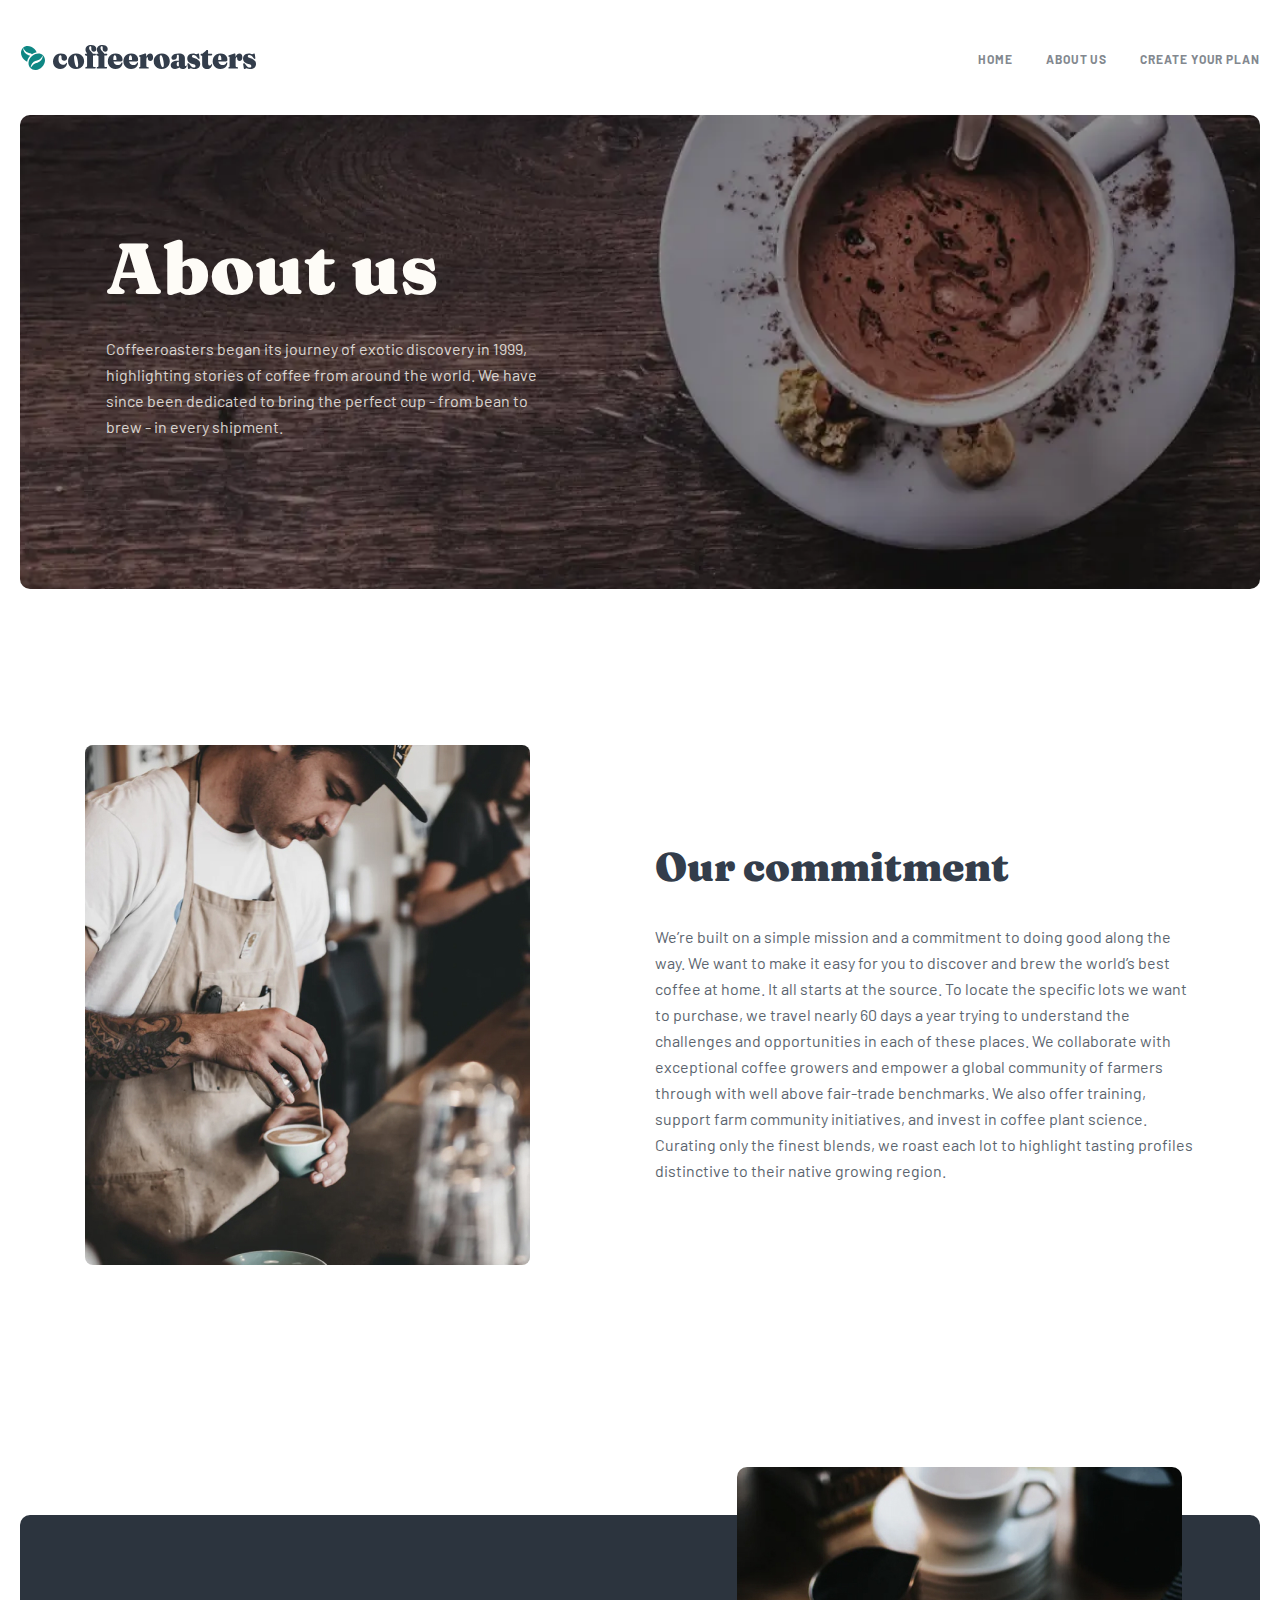
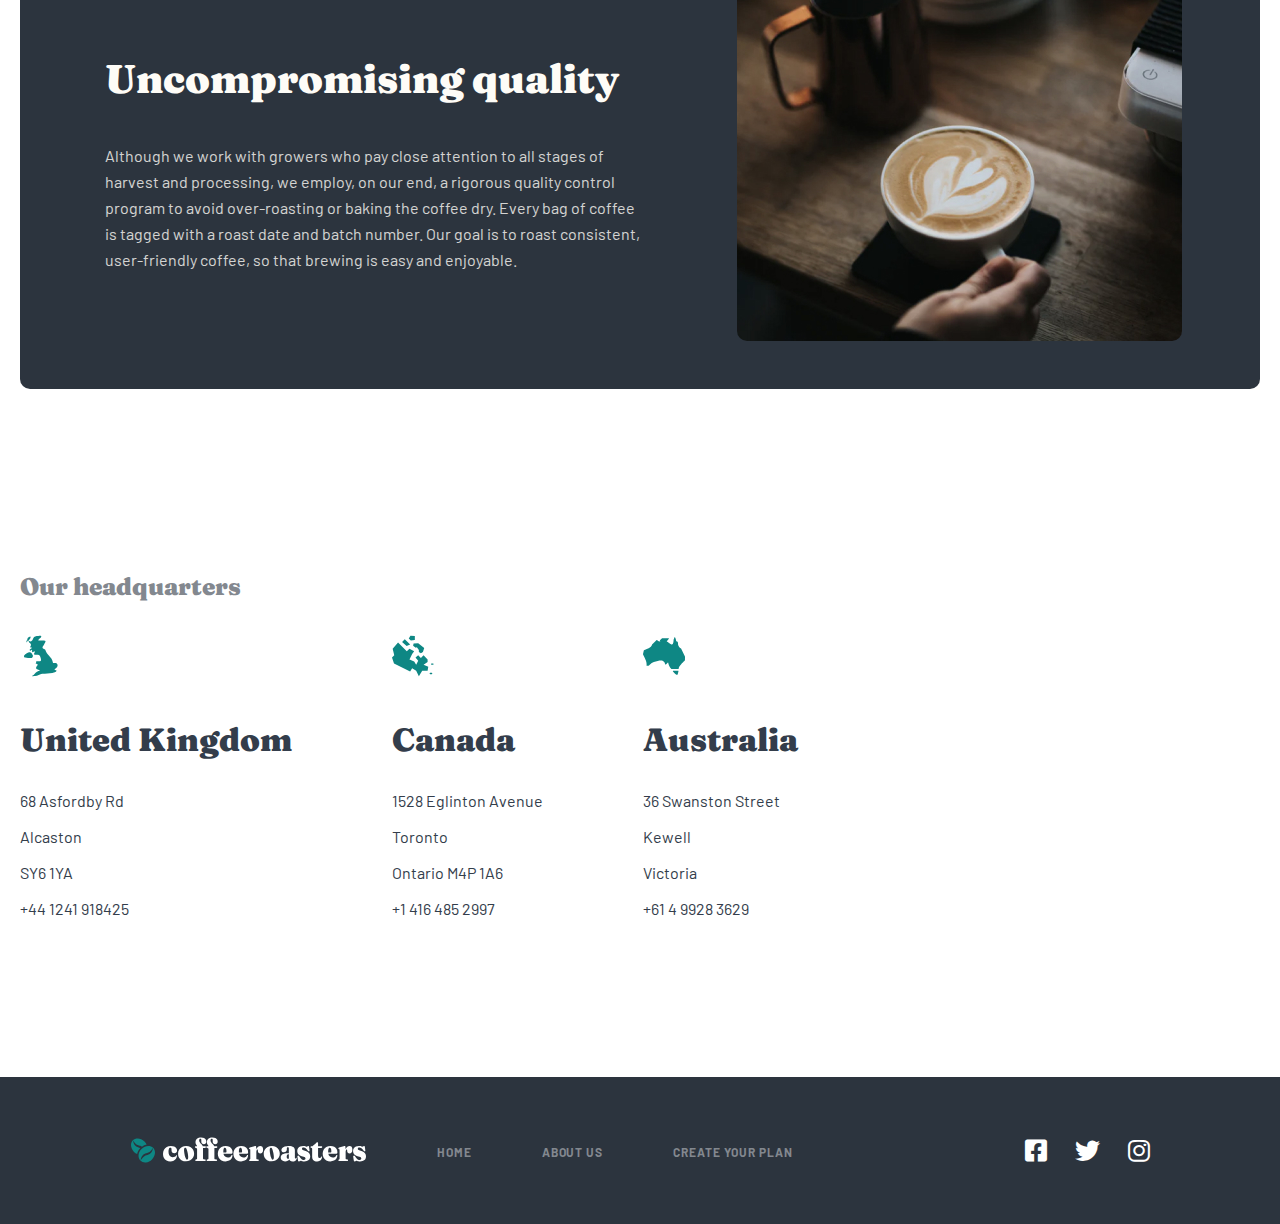
<file: about.html>
<!DOCTYPE html>
<html lang="en">

<head>
    <meta charset="UTF-8">
    <meta http-equiv="X-UA-Compatible" content="IE=edge">
    <meta name="viewport" content="width=device-width, initial-scale=1.0">
    <title>About page</title>
    <link rel="stylesheet" href="./main/icon/all.min.css">
    <link rel="stylesheet" href="./main/icon/fontawesome.min.css">
    <link rel="stylesheet" href="./css/main.css">
    <link rel="stylesheet" href="./css/about.css">
</head>

<body>

    <h1 class="visually-hidden">Site header</h1>
    <!-- Getting started -->

    <div class="site-header">
        <div class="container">
            <div class="header__inner">
                <a href="#">
                    <img class="site__logo" src="./images/logo.svg" alt="Logo">
                </a>
                <!-- Logo -->

                <nav class="navbar">
                    <ul class="nav__list">
                        <li class="nav__item">
                            <a class="nav__link" href="./index.html">HOME</a>
                        </li>
                        <li class="nav__item">
                            <a class="nav__link nav__link--active" href="#">ABOUT US</a>
                        </li>
                        <li class="nav__item">
                            <a class="nav__link" href="./create-plan.html">CREATE YOUR PLAN</a>
                        </li>
                    </ul>
                </nav>
                <!-- Mobile menu button -->
                <button class="header__mode-btn">
                    <img src="./images/header-menu__btn.svg" alt="Header menu button">
                </button>
            </div>
        </div>
    </div>

    <!-- Hero section -->
    <section class="hero">
        <div class="container">
            <div class="hero__inner">
                <div class="hero__content">
                    <h1>About us</h1>
                    <div class="hero__text">
                        <p>Coffeeroasters began its journey of exotic discovery in 1999, highlighting stories of coffee
                            from around the world. We have since been dedicated to bring the perfect cup - from bean to
                            brew - in every shipment.</p>
                    </div>
                </div>
            </div>
        </div>
    </section>

    <!-- Hero section -->

    <!-- Our commitment -->
    <section class="commitment">
        <div class="container">
            <div class="commitment__inner">
                <div class="commitment__pic">
                    <picture>
                        <source type="image/webp" src="./images/commitment-pic.webp">

                        <!-- JPG -->
                        <img src="./images/commitment-pic.jpg" alt="Commitment pic">
                    </picture>
                </div>
                <div class="commitment__content">
                    <h2>Our commitment</h2>
                    <p>We’re built on a simple mission and a commitment to doing good along the way. We want to make it
                        easy
                        for you to discover and brew the world’s best coffee at home. It all starts at the source. To
                        locate
                        the specific lots we want to purchase, we travel nearly 60 days a year trying to understand the
                        challenges and opportunities in each of these places. We collaborate with exceptional coffee
                        growers
                        and empower a global community of farmers through with well above fair-trade benchmarks. We also
                        offer training, support farm community initiatives, and invest in coffee plant science. Curating
                        only the finest blends, we roast each lot to highlight tasting profiles distinctive to their
                        native
                        growing region.</p>
                </div>
            </div>
        </div>
    </section>

    <!-- Our commitment -->

    <!-- Quality -->
    <section class="quality">
        <div class="container">
            <div class="quality__inner">
                <div class="quality__content">
                    <h3>Uncompromising quality</h3>
                    <p>Although we work with growers who pay close attention to all stages of harvest and processing, we
                        employ, on our end, a rigorous quality control program to avoid over-roasting or baking the
                        coffee dry. Every bag of coffee is tagged with a roast date and batch number. Our goal is to
                        roast consistent, user-friendly coffee, so that brewing is easy and enjoyable.</p>
                </div>
                <div class="quality__pic">
                    <picture>
                        <source type="image/webp" src="./images/quality-bg.webp" />

                        <!-- JPG -->
                        <img src="./images/quality-bg.jpg" alt="Quality pic">
                    </picture>
                </div>
            </div>
        </div>
    </section>

    <!-- Quality -->

    <!-- Headquarters -->
    <section class="headquarter">
        <div class="container">
            <h4>Our headquarters</h4>
            <div class="headquarter__inner">
                <div class="headquarter__box headquarter__box--1">
                    <strong>United Kingdom</strong>
                    <ul class="headquarter__list">
                        <li>68 Asfordby Rd</li>
                        <li>Alcaston</li>
                        <li>SY6 1YA</li>
                        <li>+44 1241 918425</li>
                    </ul>
                </div>

                <div class="headquarter__box headquarter__box--2">
                    <strong>Canada</strong>
                    <ul class="headquarter__list">
                        <li>1528 Eglinton Avenue</li>
                        <li>Toronto</li>
                        <li>Ontario M4P 1A6</li>
                        <li>+1 416 485 2997</li>
                    </ul>
                </div>

                <div class="headquarter__box headquarter__box--3">
                    <strong>Australia</strong>
                    <ul class="headquarter__list">
                        <li>36 Swanston Street</li>
                        <li>Kewell</li>
                        <li>Victoria</li>
                        <li>+61 4 9928 3629</li>
                    </ul>
                </div>

            </div>
        </div>
    </section>

    <!-- Headquarters -->

    <!-- Footer -->
    <footer class="footer">
        <div class="footer__inner">
            <div class="footer__main">
                <div class="footer__logo">
                    <a href="#">
                        <img src="./images/footer-logo.svg" alt="Footer logo">
                    </a>
                </div>
                <ul class="footer__list">
                    <li>
                        <a href="./index.html">HOME</a>
                    </li>
                    <li>
                        <a href="./about.html">ABOUT US</a>
                    </li>
                    <li>
                        <a href="./create-plan.html">CREATE YOUR PLAN</a>
                    </li>
                </ul>
            </div>

            <div class="footer__icons">
                <ul>
                    <li>
                        <a class="fa-brands fa-facebook-square" href="https://facebook.com"></a>
                    </li>
                    <li>
                        <a class="fa-brands fa-twitter" href="https://twitter.com"></a>
                    </li>
                    <li>
                        <a class="fa-brands fa-instagram" href="https://instagram.com"></a>
                    </li>
                </ul>
            </div>


        </div>
    </footer>

    <!-- Footer -->


</body>

</html>
</file>
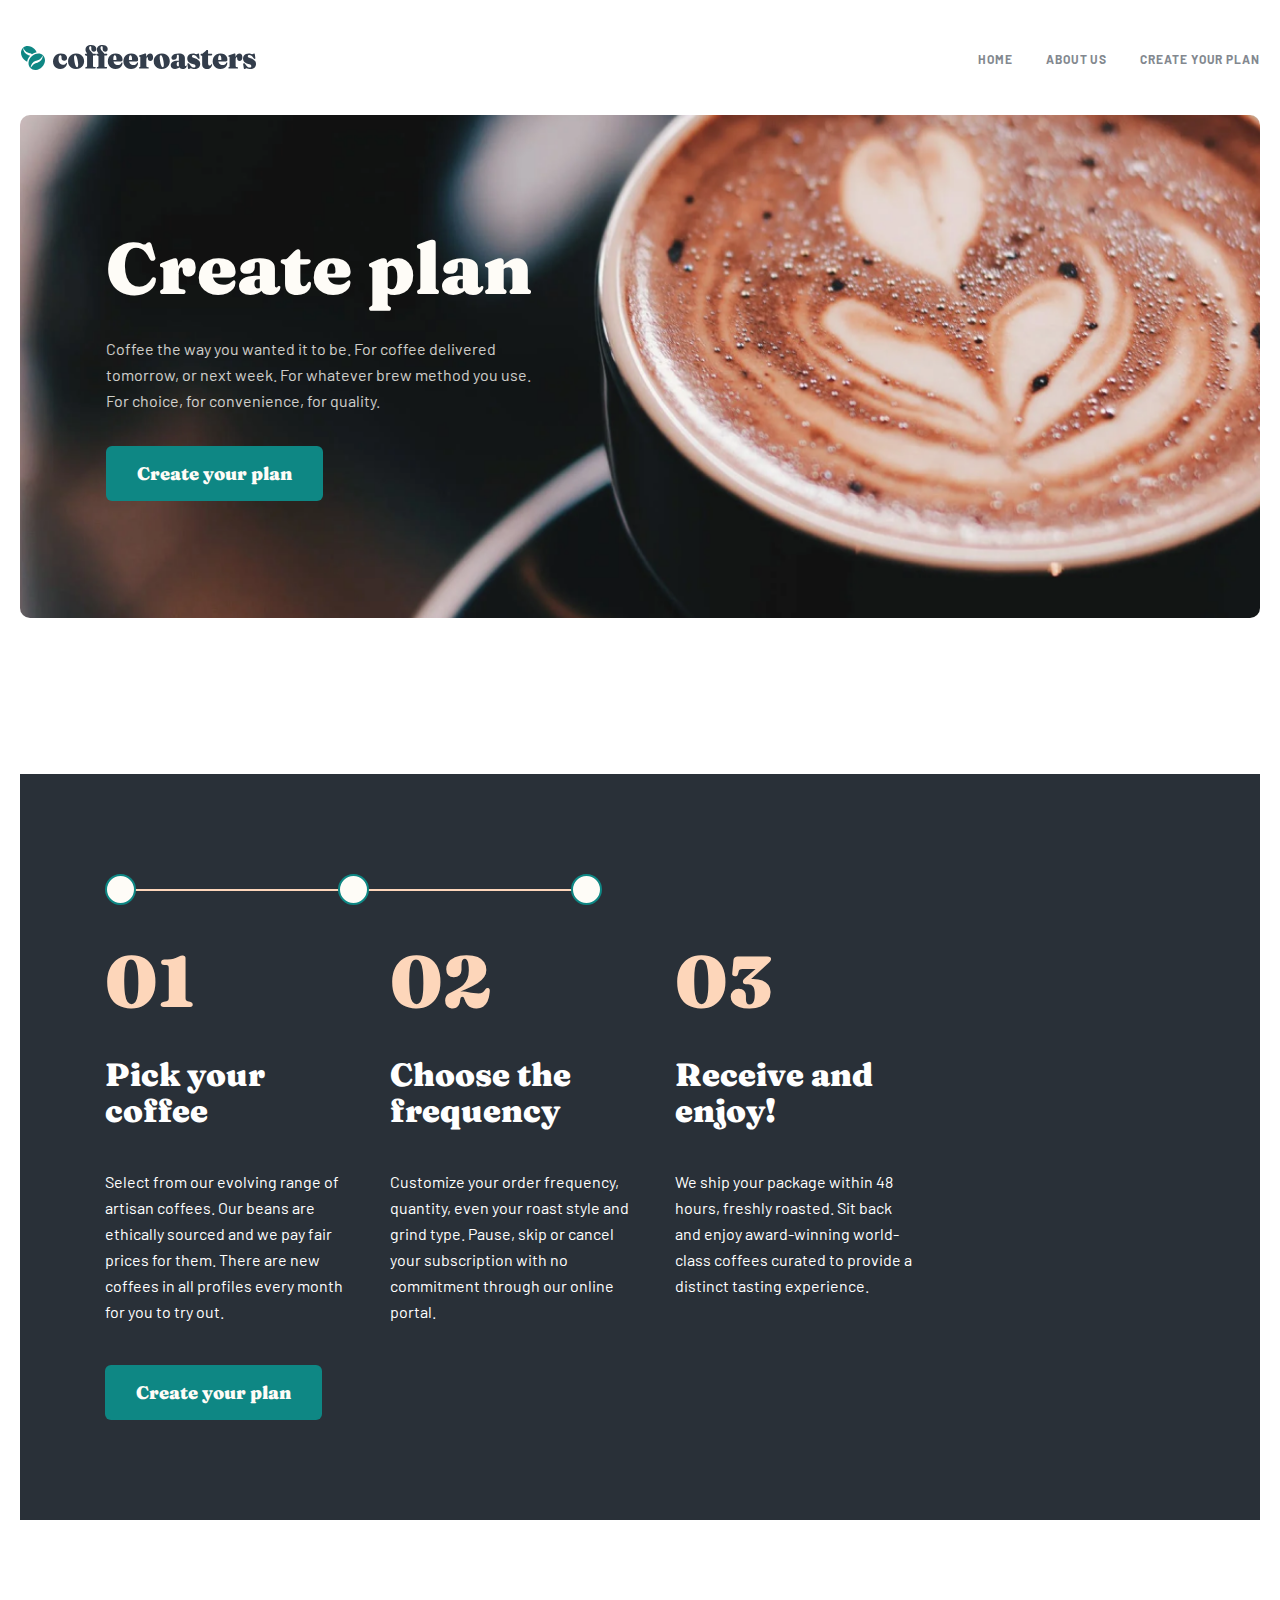
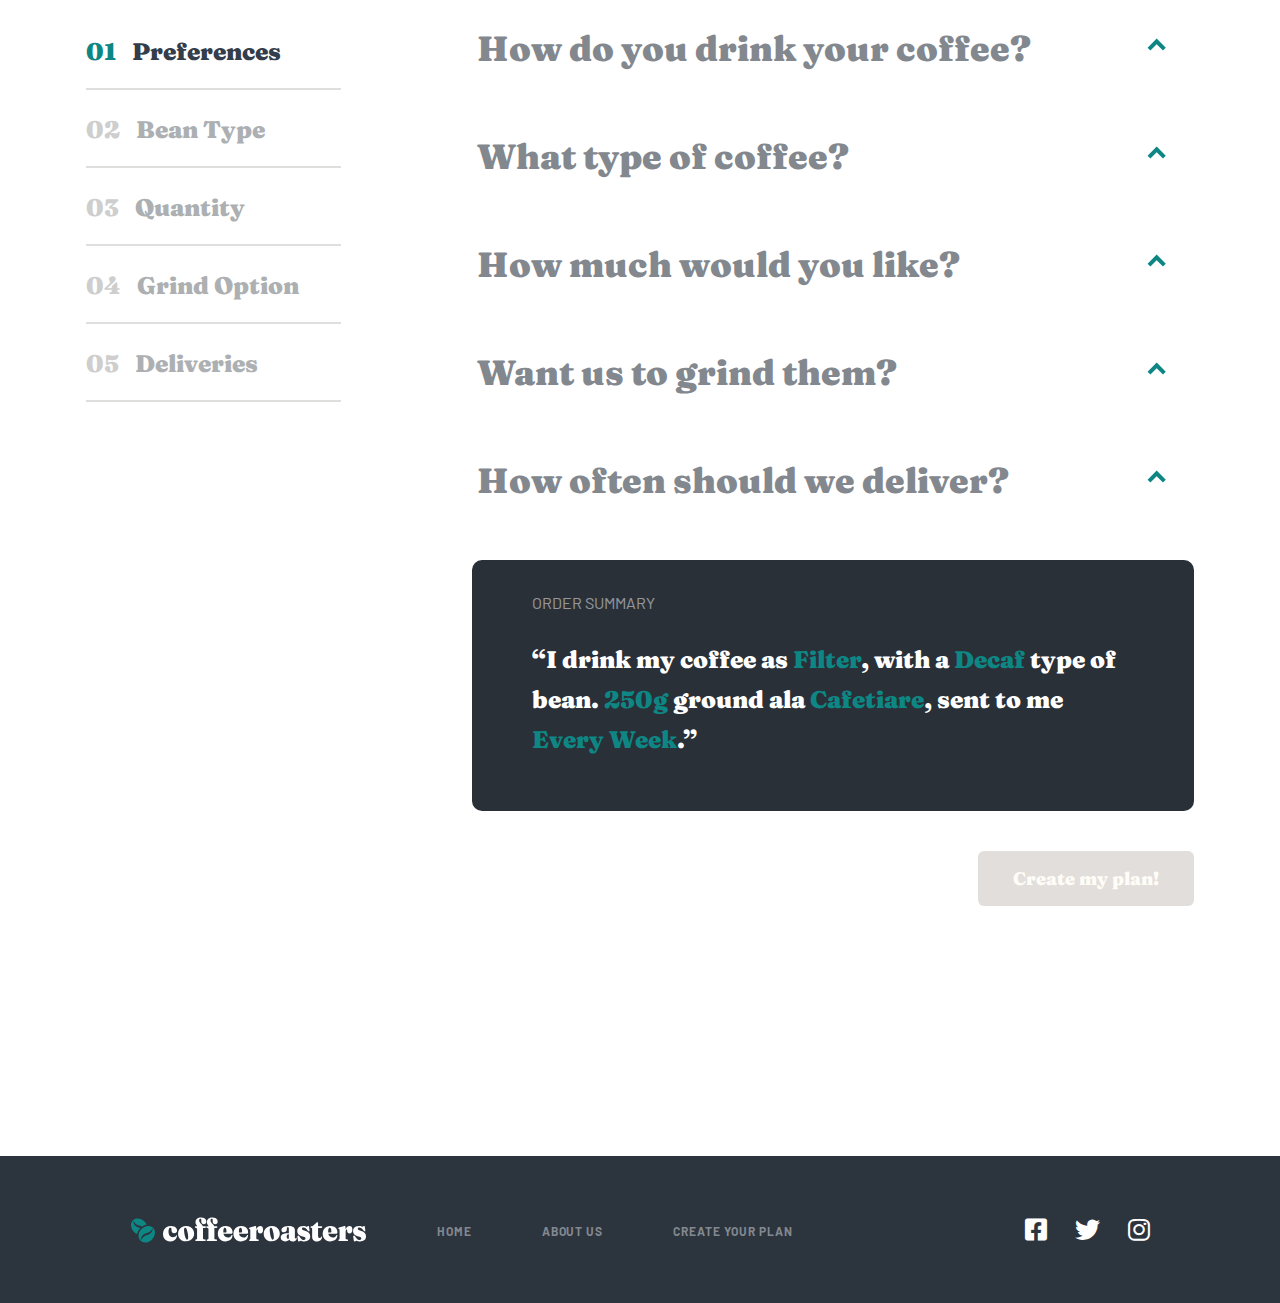
<file: create-plan.html>
<!DOCTYPE html>
<html lang="en">

<head>
    <meta charset="UTF-8">
    <meta http-equiv="X-UA-Compatible" content="IE=edge">
    <meta name="viewport" content="width=device-width, initial-scale=1.0">
    <title>Create plan</title>
    <link rel="stylesheet" href="./main/icon/all.min.css">
    <link rel="stylesheet" href="./main/icon/fontawesome.min.css">
    <link rel="stylesheet" href="./css/main.css">
    <link rel="stylesheet" href="./css/create-plan.css">
</head>

<body>

    <h1 class="visually-hidden">Site header</h1>
    <!-- Getting started -->

    <div class="site-header">
        <div class="container">
            <div class="header__inner">
                <a href="./index.html">
                    <img class="site__logo" src="./images/logo.svg" alt="Logo">
                </a>
                <!-- Logo -->

                <nav class="navbar">
                    <ul class="nav__list">
                        <li class="nav__item">
                            <a class="nav__link" href="./index.html">HOME</a>
                        </li>
                        <li class="nav__item">
                            <a class="nav__link" href="./about.html">ABOUT US</a>
                        </li>
                        <li class="nav__item">
                            <a class="nav__link" href="#">CREATE YOUR PLAN</a>
                        </li>
                    </ul>
                </nav>
                <!-- Mobile menu button -->
                <button class="header__mode-btn">
                    <img src="./images/header-menu__btn.svg" alt="Header menu button">
                </button>
            </div>
        </div>
    </div>

    <!-- Hero section -->
    <section class="hero">
        <div class="container">
            <div class="hero__inner">
                <div class="hero__content">
                    <h1>Create plan</h1>
                    <div class="hero__text">
                        <p>Coffee the way you wanted it to be. For coffee delivered tomorrow, or next week. For whatever
                            brew method you use. For choice, for convenience, for quality.</p>
                    </div>
                    <a href="https://github.com/akbarahmadjonov?tab=repositories">Create your plan</a>
                </div>
            </div>
        </div>
    </section>
    <!-- Hero section -->

    <section class="how-work">
        <div class="container">
            <div class="how-work__bg">
                <div class="how-work__title">
                    <img class="how-work__range" src="./images/range-bg.svg" alt="Range background">
                </div>

                <div class="how-work__wrapper">
                    <div class="how-work__box">
                        <ul class="how-work__list">
                            <li class="how-work__item1">01</li>
                            <li class="how-work__item2">Pick your coffee</li>
                            <li class="how-work__item3">Select from our evolving range of artisan coffees. Our beans are
                                ethically sourced and we
                                pay fair prices for them. There are new coffees in all profiles every month for you to
                                try
                                out.</li>
                        </ul>


                        <ul class="how-work__list">
                            <li class="how-work__item1">02</li>
                            <li class="how-work__item2">Choose the frequency</li>
                            <li class="how-work__item3">Customize your order frequency, quantity, even your roast style
                                and
                                grind type. Pause, skip
                                or cancel your subscription with no commitment through our online portal.</li>
                        </ul>

                        <ul class="how-work__list">
                            <li class="how-work__item1">03</li>
                            <li class="how-work__item2">Receive and enjoy!</li>
                            <li class="how-work__item3">We ship your package within 48 hours, freshly roasted. Sit back
                                and
                                enjoy award-winning
                                world-class coffees curated to provide a distinct tasting experience.</li>
                        </ul>

                    </div>
                </div>
                <div class="how-work__button">
                    <a href="#">Create your plan</a>
                </div>
            </div>
        </div>
    </section>

    <!-- Coffee section -->
    <div class="coffee-header">
        <div class="container">
            <div class="coffee__wrap">
                <div class="coffee-left__list">
                    <ul>
                        <span class="coffee-items-active-1">01</span>
                        <li class="coffee-items-active">Preferences</li>
                    </ul>
                    <ul>
                        <span>02</span>
                        <li>Bean Type</li>
                    </ul>
                    <ul>
                        <span>03</span>
                        <li>Quantity</li>
                    </ul>
                    <ul>
                        <span>04</span>
                        <li>Grind Option</li>
                    </ul>
                    <ul>
                        <span>05</span>
                        <li>Deliveries</li>
                    </ul>
                </div>
                <div class="coffee-all__wrapper">
                    <div class="coffee-right__header">
                        <div class="coffee-right__title">
                            <h1 class="coffee__btn">How do you drink your coffee?</h1>
                            <span></span>
                        </div>
                        <div class="coffee__jumper">
                            <div class="coffee-right__list">
                                <div class="coffee-right__box">
                                    <ul>
                                        <li>Capsule</li>
                                        <li>Compatible with Nespresso systems and similar brewers</li>
                                    </ul>
                                </div>
                                <div class="coffee-right__box">
                                    <ul>
                                        <li>Filter</li>
                                        <li>For pour over or drip methods like Aeropress, Chemex, and V60</li>
                                    </ul>
                                </div>
                                <div class="coffee-right__box">
                                    <ul>
                                        <li>Espresso</li>
                                        <li>Dense and finely ground beans for an intense, flavorful experience</li>
                                    </ul>
                                </div>
                            </div>
                        </div>
                    </div>

                    <!-- Second box -->
                    <div class="coffee-right__header">
                        <div class="coffee-right__title">
                            <h1 class="coffee__btn2">What type of coffee?</h1>
                            <span></span>
                        </div>
                        <div class="coffee__jumper2">
                            <div class="coffee-right__list">
                                <div class="coffee-right__box">
                                    <ul>
                                        <li>Single Origin</li>
                                        <li>Distinct, high quality coffee from a specific family-owned farm</li>
                                    </ul>
                                </div>
                                <div class="coffee-right__box">
                                    <ul>
                                        <li>Decaf</li>
                                        <li>Just like regular coffee, except the caffeine has been removed</li>
                                    </ul>
                                </div>
                                <div class="coffee-right__box">
                                    <ul>
                                        <li>Blended</li>
                                        <li>Combination of two or three dark roasted beans of organic coffees</li>
                                    </ul>
                                </div>
                            </div>
                        </div>
                    </div>

                    <!-- Third box -->
                    <div class="coffee-right__header">
                        <div class="coffee-right__title">
                            <h1 class="coffee__btn3">How much would you like?</h1>
                            <span></span>
                        </div>
                        <div class="coffee__jumper3">
                            <div class="coffee-right__list">
                                <div class="coffee-right__box">
                                    <ul>
                                        <li>250g</li>
                                        <li>Perfect for the solo drinker. Yields about 12 delicious cups.</li>
                                    </ul>
                                </div>
                                <div class="coffee-right__box">
                                    <ul>
                                        <li>500g</li>
                                        <li>Perfect option for a couple. Yields about 40 delectable cups.</li>
                                    </ul>
                                </div>
                                <div class="coffee-right__box">
                                    <ul>
                                        <li>1000g</li>
                                        <li>Perfect for offices and events. Yields about 90 delightful cups.</li>
                                    </ul>
                                </div>
                            </div>
                        </div>
                    </div>

                    <!-- Fourth box -->
                    <div class="coffee-right__header">
                        <div class="coffee-right__title">
                            <h1 class="coffee__btn4">Want us to grind them?</h1>
                            <span></span>
                        </div>
                        <div class="coffee__jumper4">
                            <div class="coffee-right__list">
                                <div class="coffee-right__box">
                                    <ul>
                                        <li>Wholebean</li>
                                        <li>Best choice if you cherish the full sensory experience</li>
                                    </ul>
                                </div>
                                <div class="coffee-right__box">
                                    <ul>
                                        <li>Filter</li>
                                        <li>For drip or pour-over coffee methods such as V60 or Aeropress</li>
                                    </ul>
                                </div>
                                <div class="coffee-right__box">
                                    <ul>
                                        <li>Cafetiére</li>
                                        <li>Course ground beans specially suited for french press coffee</li>
                                    </ul>
                                </div>
                            </div>
                        </div>
                    </div>

                    <!-- Fifth box -->
                    <div class="coffee-right__header">
                        <div class="coffee-right__title">
                            <h1 class="coffee__btn5">How often should we deliver?</h1>
                            <span></span>
                        </div>
                        <div class="coffee__jumper5">
                            <div class="coffee-right__list">
                                <div class="coffee-right__box">
                                    <ul>
                                        <li>Every week</li>
                                        <li>$7.20 per shipment. Includes free first-class shipping.</li>
                                    </ul>
                                </div>
                                <div class="coffee-right__box">
                                    <ul>
                                        <li>Every 2 weeks</li>
                                        <li>$9.60 per shipment. Includes free priority shipping.</li>
                                    </ul>
                                </div>
                                <div class="coffee-right__box">
                                    <ul>
                                        <li>Every month</li>
                                        <li>$12.00 per shipment. Includes free priority shipping.</li>
                                    </ul>
                                </div>
                            </div>
                        </div>
                    </div>

                    <!-- Order summary -->
                    <div class="order-summary">
                        <div class="order__inner">
                            <small>ORDER SUMMARY</small>
                            <div class="order__text">
                                <p>“I drink my coffee as <span>Filter</span>, with a <span>Decaf</span> type of bean.
                                    <span>250g</span>
                                    ground ala
                                    <span>Cafetiare</span>,
                                    sent to me <span>Every Week</span>.”</p>
                            </div>
                        </div>
                    </div>
                    <div class="order__link">
                        <a href="#">Create my plan!</a>
                    </div>

                    <!-- Order summary -->

                </div>

            </div>
        </div>
    </div>
    <!-- Coffee section -->

    <!-- Footer -->
    <footer class="footer">
        <div class="footer__inner">
            <div class="footer__main">
                <div class="footer__logo">
                    <a href="#">
                        <img src="./images/footer-logo.svg" alt="Footer logo">
                    </a>
                </div>
                <ul class="footer__list">
                    <li>
                        <a href="#">HOME</a>
                    </li>
                    <li>
                        <a href="./about.html">ABOUT US</a>
                    </li>
                    <li>
                        <a href="./create-plan.html">CREATE YOUR PLAN</a>
                    </li>
                </ul>
            </div>

            <div class="footer__icons">
                <ul>
                    <li>
                        <a class="fa-brands fa-facebook-square" href="https://facebook.com"></a>
                    </li>
                    <li>
                        <a class="fa-brands fa-twitter" href="https://twitter.com"></a>
                    </li>
                    <li>
                        <a class="fa-brands fa-instagram" href="https://instagram.com"></a>
                    </li>
                </ul>
            </div>


        </div>
    </footer>

    <!-- Footer -->


    <script src="./js/main.js"></script>
</body>

</html>
</file>
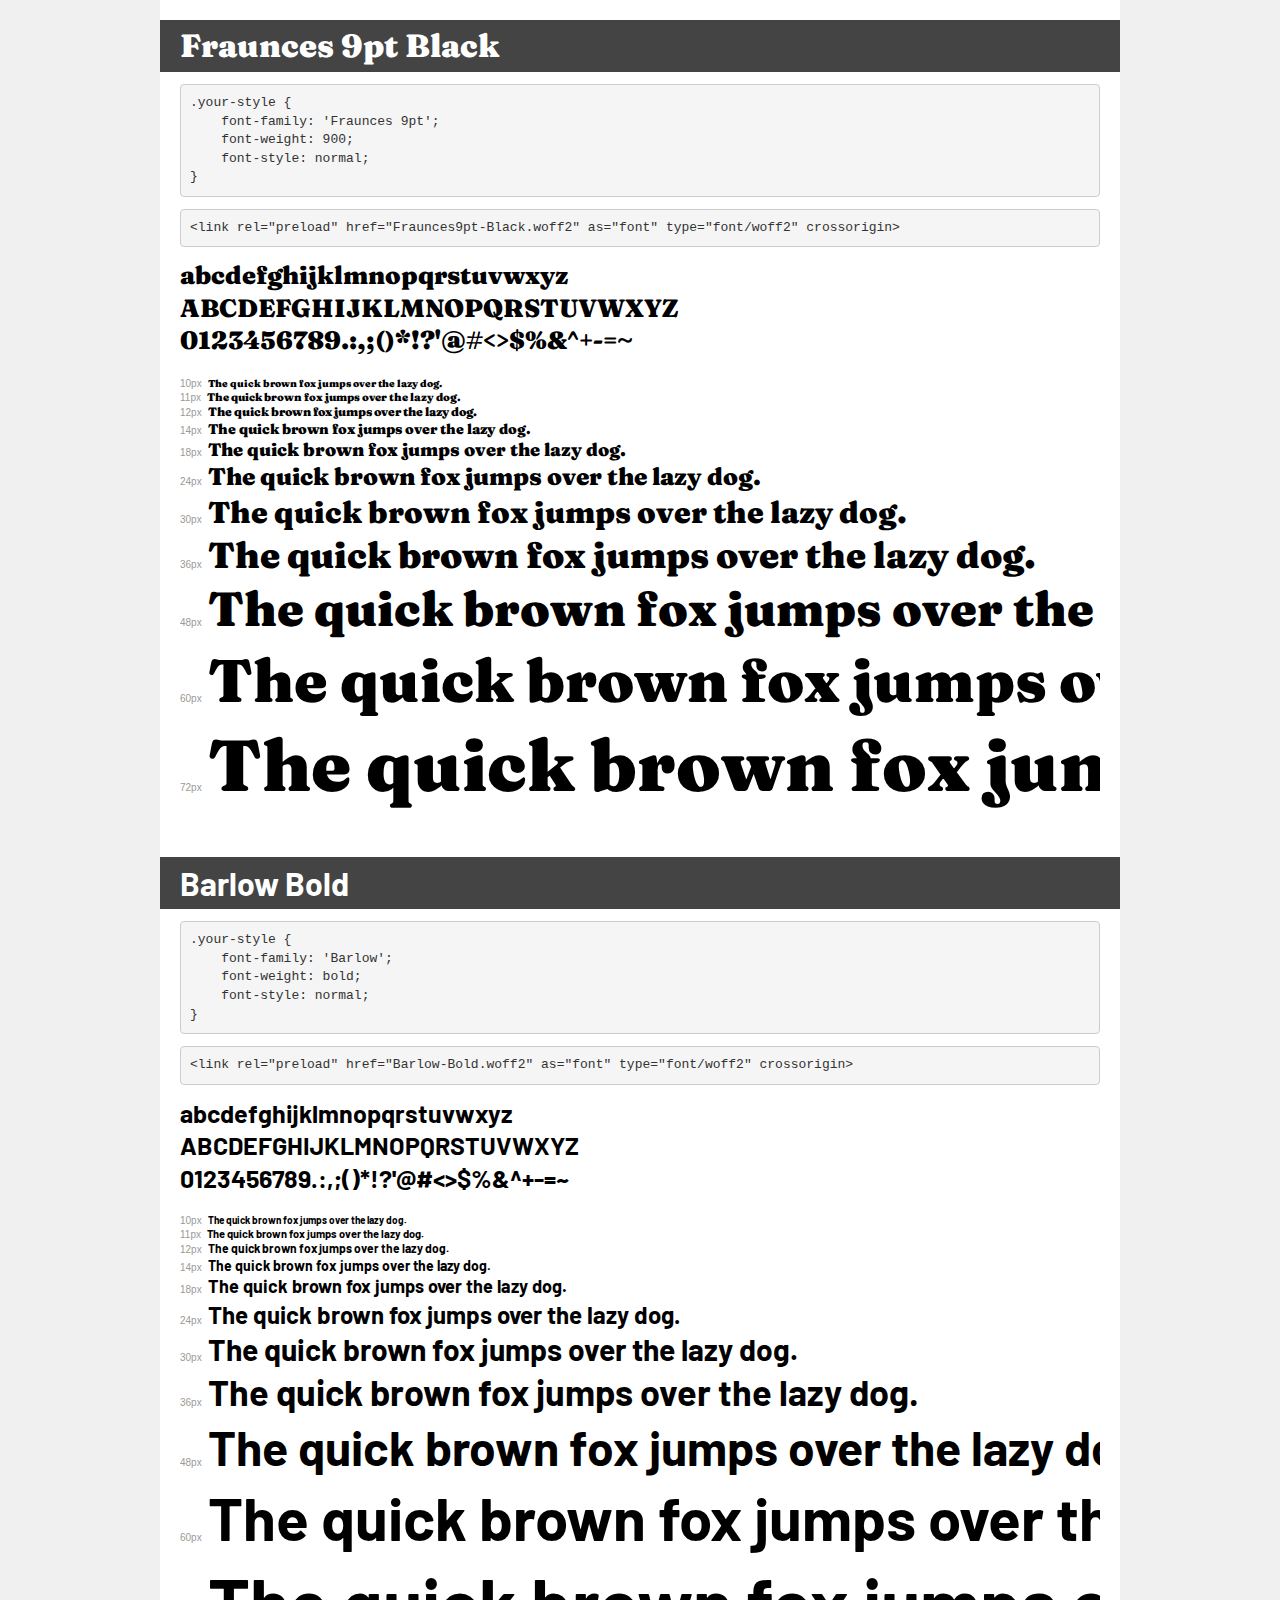
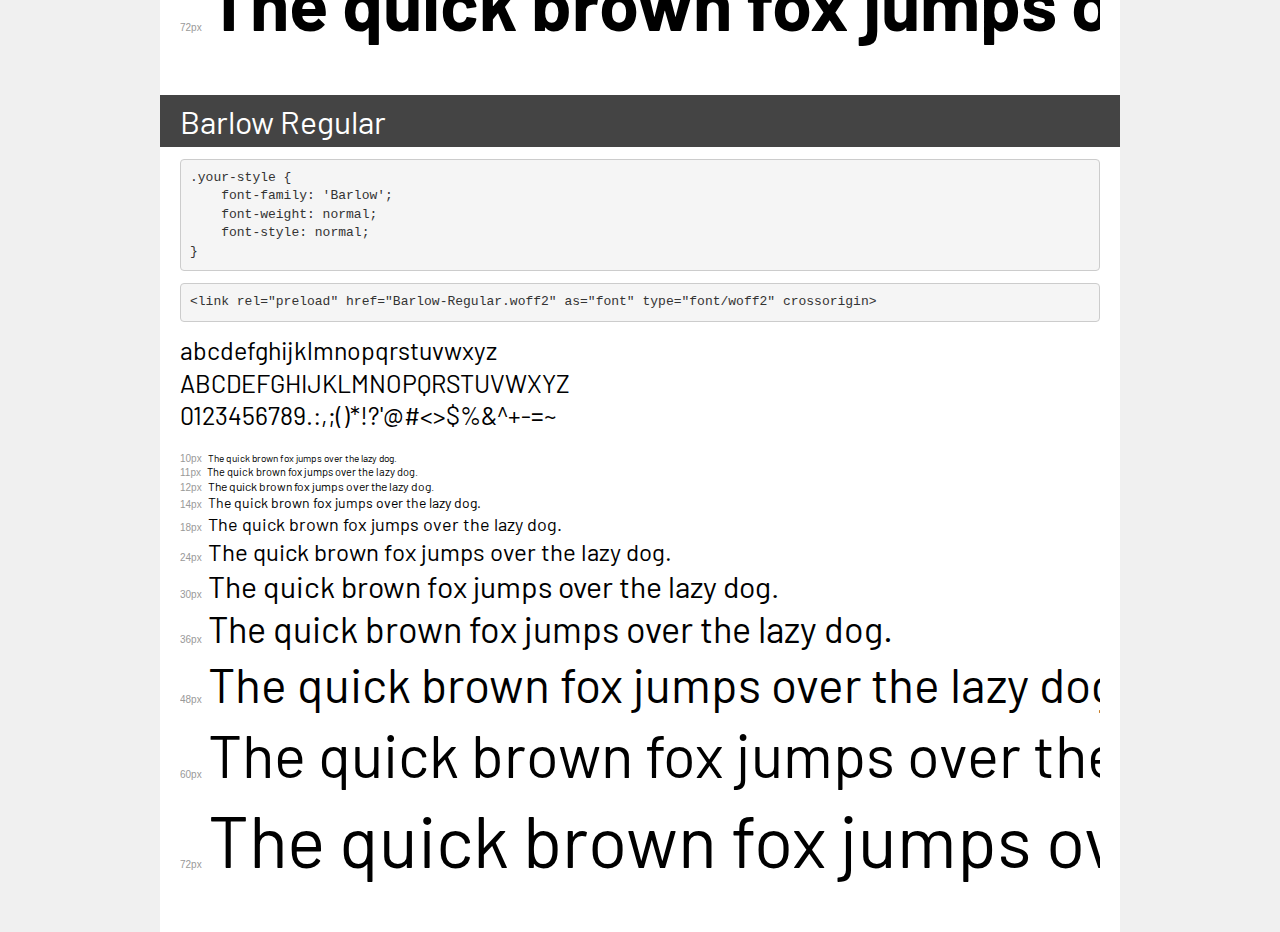
<file: font/demo.html>
<!DOCTYPE html>
<html lang="en">
<head>
    <meta charset="utf-8">
    <meta http-equiv="X-UA-Compatible" content="IE=edge">
    <meta name="viewport" content="width=device-width, initial-scale=1">
    <meta name="robots" content="noindex, noarchive">
    <meta name="format-detection" content="telephone=no">
    <title>Transfonter demo</title>
    <link href="stylesheet.css" rel="stylesheet">
    <style>
        /*
        http://meyerweb.com/eric/tools/css/reset/
        v2.0 | 20110126
        License: none (public domain)
        */
        html, body, div, span, applet, object, iframe,
        h1, h2, h3, h4, h5, h6, p, blockquote, pre,
        a, abbr, acronym, address, big, cite, code,
        del, dfn, em, img, ins, kbd, q, s, samp,
        small, strike, strong, sub, sup, tt, var,
        b, u, i, center,
        dl, dt, dd, ol, ul, li,
        fieldset, form, label, legend,
        table, caption, tbody, tfoot, thead, tr, th, td,
        article, aside, canvas, details, embed,
        figure, figcaption, footer, header, hgroup,
        menu, nav, output, ruby, section, summary,
        time, mark, audio, video {
            margin: 0;
            padding: 0;
            border: 0;
            font-size: 100%;
            font: inherit;
            vertical-align: baseline;
        }
        /* HTML5 display-role reset for older browsers */
        article, aside, details, figcaption, figure,
        footer, header, hgroup, menu, nav, section {
            display: block;
        }
        body {
            line-height: 1;
        }
        ol, ul {
            list-style: none;
        }
        blockquote, q {
            quotes: none;
        }
        blockquote:before, blockquote:after,
        q:before, q:after {
            content: '';
            content: none;
        }
        table {
            border-collapse: collapse;
            border-spacing: 0;
        }
        /* demo styles */
        body {
            background: #f0f0f0;
            color: #000;
        }
        .page {
            background: #fff;
            width: 920px;
            margin: 0 auto;
            padding: 20px 20px 0 20px;
            overflow: hidden;
        }
        .font-container {
            overflow-x: auto;
            overflow-y: hidden;
            margin-bottom: 40px;
            line-height: 1.3;
            white-space: nowrap;
            padding-bottom: 5px;
        }
        h1 {
            position: relative;
            background: #444;
            font-size: 32px;
            color: #fff;
            padding: 10px 20px;
            margin: 0 -20px 12px -20px;
        }
        .letters {
            font-size: 25px;
            margin-bottom: 20px;
        }
        .s10:before {
            content: '10px';
        }
        .s11:before {
            content: '11px';
        }
        .s12:before {
            content: '12px';
        }
        .s14:before {
            content: '14px';
        }
        .s18:before {
            content: '18px';
        }
        .s24:before {
            content: '24px';
        }
        .s30:before {
            content: '30px';
        }
        .s36:before {
            content: '36px';
        }
        .s48:before {
            content: '48px';
        }
        .s60:before {
            content: '60px';
        }
        .s72:before {
            content: '72px';
        }
        .s10:before, .s11:before, .s12:before, .s14:before,
        .s18:before, .s24:before, .s30:before, .s36:before,
        .s48:before, .s60:before, .s72:before {
            font-family: Arial, sans-serif;
            font-size: 10px;
            font-weight: normal;
            font-style: normal;
            color: #999;
            padding-right: 6px;
        }
        pre {
            display: block;
            padding: 9px;
            margin: 0 0 12px;
            font-family: Monaco, Menlo, Consolas, "Courier New", monospace;
            font-size: 13px;
            line-height: 1.428571429;
            color: #333;
            font-weight: normal;
            font-style: normal;
            background-color: #f5f5f5;
            border: 1px solid #ccc;
            overflow-x: auto;
            border-radius: 4px;
        }
        /* responsive */
        @media (max-width: 959px) {
            .page {
                width: auto;
                margin: 0;
            }
        }
    </style>
</head>
<body>
<div class="page">
    <div class="demo">
        <h1 style="font-family: 'Fraunces 9pt'; font-weight: 900; font-style: normal;">Fraunces 9pt Black</h1>
        <pre title="Usage">.your-style {
    font-family: 'Fraunces 9pt';
    font-weight: 900;
    font-style: normal;
}</pre>
        <pre title="Preload (optional)">
&lt;link rel=&quot;preload&quot; href=&quot;Fraunces9pt-Black.woff2&quot; as=&quot;font&quot; type=&quot;font/woff2&quot; crossorigin&gt;</pre>
        <div class="font-container" style="font-family: 'Fraunces 9pt'; font-weight: 900; font-style: normal;">
            <p class="letters">
                abcdefghijklmnopqrstuvwxyz<br>
ABCDEFGHIJKLMNOPQRSTUVWXYZ<br>
                0123456789.:,;()*!?'@#&lt;&gt;$%&^+-=~
            </p>
            <p class="s10" style="font-size: 10px;">The quick brown fox jumps over the lazy dog.</p>
            <p class="s11" style="font-size: 11px;">The quick brown fox jumps over the lazy dog.</p>
            <p class="s12" style="font-size: 12px;">The quick brown fox jumps over the lazy dog.</p>
            <p class="s14" style="font-size: 14px;">The quick brown fox jumps over the lazy dog.</p>
            <p class="s18" style="font-size: 18px;">The quick brown fox jumps over the lazy dog.</p>
            <p class="s24" style="font-size: 24px;">The quick brown fox jumps over the lazy dog.</p>
            <p class="s30" style="font-size: 30px;">The quick brown fox jumps over the lazy dog.</p>
            <p class="s36" style="font-size: 36px;">The quick brown fox jumps over the lazy dog.</p>
            <p class="s48" style="font-size: 48px;">The quick brown fox jumps over the lazy dog.</p>
            <p class="s60" style="font-size: 60px;">The quick brown fox jumps over the lazy dog.</p>
            <p class="s72" style="font-size: 72px;">The quick brown fox jumps over the lazy dog.</p>
        </div>
    </div>

    <div class="demo">
        <h1 style="font-family: 'Barlow'; font-weight: bold; font-style: normal;">Barlow Bold</h1>
        <pre title="Usage">.your-style {
    font-family: 'Barlow';
    font-weight: bold;
    font-style: normal;
}</pre>
        <pre title="Preload (optional)">
&lt;link rel=&quot;preload&quot; href=&quot;Barlow-Bold.woff2&quot; as=&quot;font&quot; type=&quot;font/woff2&quot; crossorigin&gt;</pre>
        <div class="font-container" style="font-family: 'Barlow'; font-weight: bold; font-style: normal;">
            <p class="letters">
                abcdefghijklmnopqrstuvwxyz<br>
ABCDEFGHIJKLMNOPQRSTUVWXYZ<br>
                0123456789.:,;()*!?'@#&lt;&gt;$%&^+-=~
            </p>
            <p class="s10" style="font-size: 10px;">The quick brown fox jumps over the lazy dog.</p>
            <p class="s11" style="font-size: 11px;">The quick brown fox jumps over the lazy dog.</p>
            <p class="s12" style="font-size: 12px;">The quick brown fox jumps over the lazy dog.</p>
            <p class="s14" style="font-size: 14px;">The quick brown fox jumps over the lazy dog.</p>
            <p class="s18" style="font-size: 18px;">The quick brown fox jumps over the lazy dog.</p>
            <p class="s24" style="font-size: 24px;">The quick brown fox jumps over the lazy dog.</p>
            <p class="s30" style="font-size: 30px;">The quick brown fox jumps over the lazy dog.</p>
            <p class="s36" style="font-size: 36px;">The quick brown fox jumps over the lazy dog.</p>
            <p class="s48" style="font-size: 48px;">The quick brown fox jumps over the lazy dog.</p>
            <p class="s60" style="font-size: 60px;">The quick brown fox jumps over the lazy dog.</p>
            <p class="s72" style="font-size: 72px;">The quick brown fox jumps over the lazy dog.</p>
        </div>
    </div>

    <div class="demo">
        <h1 style="font-family: 'Barlow'; font-weight: normal; font-style: normal;">Barlow Regular</h1>
        <pre title="Usage">.your-style {
    font-family: 'Barlow';
    font-weight: normal;
    font-style: normal;
}</pre>
        <pre title="Preload (optional)">
&lt;link rel=&quot;preload&quot; href=&quot;Barlow-Regular.woff2&quot; as=&quot;font&quot; type=&quot;font/woff2&quot; crossorigin&gt;</pre>
        <div class="font-container" style="font-family: 'Barlow'; font-weight: normal; font-style: normal;">
            <p class="letters">
                abcdefghijklmnopqrstuvwxyz<br>
ABCDEFGHIJKLMNOPQRSTUVWXYZ<br>
                0123456789.:,;()*!?'@#&lt;&gt;$%&^+-=~
            </p>
            <p class="s10" style="font-size: 10px;">The quick brown fox jumps over the lazy dog.</p>
            <p class="s11" style="font-size: 11px;">The quick brown fox jumps over the lazy dog.</p>
            <p class="s12" style="font-size: 12px;">The quick brown fox jumps over the lazy dog.</p>
            <p class="s14" style="font-size: 14px;">The quick brown fox jumps over the lazy dog.</p>
            <p class="s18" style="font-size: 18px;">The quick brown fox jumps over the lazy dog.</p>
            <p class="s24" style="font-size: 24px;">The quick brown fox jumps over the lazy dog.</p>
            <p class="s30" style="font-size: 30px;">The quick brown fox jumps over the lazy dog.</p>
            <p class="s36" style="font-size: 36px;">The quick brown fox jumps over the lazy dog.</p>
            <p class="s48" style="font-size: 48px;">The quick brown fox jumps over the lazy dog.</p>
            <p class="s60" style="font-size: 60px;">The quick brown fox jumps over the lazy dog.</p>
            <p class="s72" style="font-size: 72px;">The quick brown fox jumps over the lazy dog.</p>
        </div>
    </div>

</div>
</body>
</html>
</file>
<file: css/main.css>
@font-face {
  font-family: "Fraunces 9pt";
  src: url("../font/Fraunces9pt-Black.woff2") format("woff2"), url("../font/Fraunces9pt-Black.woff") format("woff");
  font-weight: 900;
  display: swap;
  font-style: normal;
  font-display: swap;
}
@font-face {
  font-family: "Barlow";
  src: url("../font/Barlow-Bold.woff2") format("woff2"), url("../font/Barlow-Bold.woff") format("woff");
  font-weight: bold;
  display: swap;
  font-style: normal;
  font-display: swap;
}
@font-face {
  font-family: "Barlow";
  src: url("../font/Barlow-Regular.woff2") format("woff2"), url("../font/Barlow-Regular.woff") format("woff");
  font-weight: normal;
  display: swap;
  font-style: normal;
  font-display: swap;
}
.visually-hidden {
  clip: rect(0 0 0 0);
  -webkit-clip-path: inset(50%);
          clip-path: inset(50%);
  height: 1px;
  overflow: hidden;
  position: absolute;
  white-space: nowrap;
  width: 1px;
}

.container {
  width: 100%;
  max-width: 1280px;
  margin: 0 auto;
  padding: 0 20px;
}

.site-header {
  padding: 44px 0;
}

.header__inner {
  display: flex;
  align-items: center;
}

.navbar {
  margin-left: auto;
}
.navbar .nav__list {
  display: flex;
  padding: 0;
  margin: 0;
}
.navbar .nav__list .nav__item {
  list-style: none;
}
.navbar .nav__list .nav__link {
  text-decoration: none;
  font-weight: 700;
  font-size: 12px;
  line-height: 15px;
  letter-spacing: 0.923077px;
  text-transform: uppercase;
  color: #83888f;
}
.navbar .nav__list .nav__link:hover {
  color: #333d4b;
}

.nav__item + .nav__item {
  margin-left: 33px;
}

.header__mode-btn {
  display: none;
}

@media only screen and (max-width: 576px) {
  .header__mode-btn {
    border: none;
    display: block;
    background-color: transparent;
    width: 16px;
    height: 15px;
  }
  .hero__text {
    width: 340px;
  }
  .nav__item {
    display: none;
  }
  .site__logo {
    width: 165px;
  }
}
@media only screen and (max-width: 580px) {
  .nav__item {
    display: none;
  }
  .header__mode-btn {
    border: none;
    display: block;
    background-color: transparent;
    width: 16px;
    height: 15px;
  }
}
.hero {
  margin-bottom: 156px;
}

.hero__inner {
  padding: 117px 86px;
  background-image: url("../../images/hero-bg.jpg");
  background-repeat: no-repeat;
  background-size: 100% 100%;
  border-radius: 10px;
}

.hero__inner {
  background-image: url("../../images/herobg.webp");
}

.hero-about__inner {
  padding: 117px 86px;
  background-image: url("../../images/about-hero-bg.jpg");
  background-repeat: no-repeat;
  background-size: 100% 100%;
  border-radius: 10px;
}

.hero-about__inner {
  background-image: url("../../images/about-hero-bg.webp");
}

.hero__content {
  width: 495px;
}
.hero__content h1 {
  font-weight: 900;
  font-size: 72px;
  line-height: 72px;
  color: #fefcf7;
  font-family: "Fraunces 9pt";
  margin: 0 0 32px 0;
}
.hero__content p {
  margin: 0;
  font-weight: 400;
  font-size: 16px;
  line-height: 26px;
  color: #fefcf7;
  opacity: 0.8;
  margin: 0 0 32px 0;
}
.hero__content a {
  padding: 15px 31px;
  margin: 0;
  font-size: 18px;
  line-height: 25px;
  font-weight: 900;
  display: inline-block;
  text-decoration: none;
  text-align: center;
  border-radius: 6px;
  color: #fefcf7;
  background-color: #0e8784;
  font-family: "Fraunces 9pt";
}
.hero__content a:hover {
  background-color: #66d2cf;
}

.hero__text {
  width: 445px;
}

@media only screen and (min-width: 577px) and (max-width: 768px) {
  .hero__content {
    width: 329px;
  }
  .hero__content h1 {
    margin: 0 0 24px 0;
    font-size: 48px;
    line-height: 48px;
  }
}
@media only screen and (max-width: 576px) {
  .hero__content {
    text-align: center;
    width: 329px;
  }
  .hero__content h1 {
    margin: 0 0 24px 0;
    font-size: 40px;
    line-height: 40px;
  }
}
@media only screen and (max-width: 529px) {
  .hero__content {
    text-align: center;
    width: 259px;
    margin: 0 auto;
    text-align: center;
  }
  .hero__content h1 {
    margin: 0 0 24px 0;
    font-size: 35px;
    line-height: 35px;
  }
  .hero__text {
    width: 300px;
    text-align: left;
  }
}
@media only screen and (min-width: 400px) and (max-width: 460px) {
  .hero__inner {
    justify-content: center;
  }
  .hero__content {
    text-align: center;
    width: 230px;
    margin: 0 auto;
  }
  .hero__content h1 {
    margin: 0 0 24px 0;
    font-size: 32px;
    line-height: 32px;
  }
  .hero__text {
    width: 220px;
    text-align: center;
  }
}
@media only screen and (max-width: 375px) {
  .hero__inner {
    background-size: 100% 100%;
    padding: 50px 50px;
  }
  .hero__content {
    width: 220px;
    text-align: center;
    margin: 0 auto;
  }
  .hero__content h1 {
    margin: 0 0 24px 0;
    font-size: 35px;
    text-align: center;
    line-height: 35px;
  }
  .hero__text {
    width: 219px;
    text-align: center;
  }
}
.coffee__wrapper {
  display: flex;
  justify-content: space-between;
}

.coffee__inner {
  padding: 106px 0;
}

.coffee {
  position: relative;
}

.coffee__box {
  z-index: 999;
}

.coffee__inner::before {
  content: "";
  width: 1211px;
  height: 196px;
  background-image: url("../../images/collection-bg.png");
  display: inline-block;
  background-position: center center;
  background-size: 100% 100%;
  background-repeat: no-repeat;
  position: absolute;
  top: -20px;
}

.coffee__inner::before {
  background-image: url("../../images/collection-bg.webp");
}

.coffee__list {
  padding: 0;
  margin: 0;
  width: 255px;
  text-align: center;
}

.coffee__item {
  list-style: none;
}

.coffee__item--head {
  margin: 65px 0 24px 0;
  font-weight: 900;
  font-size: 24px;
  line-height: 32px;
  text-align: center;
  color: #333d4b;
  font-family: "Fraunces 9pt";
}

.coffee__item--text {
  font-weight: 400;
  font-size: 16px;
  line-height: 26px;
  text-align: center;
  color: #333d4b;
  font-family: "Barlow";
}

.coffee__list-1::before {
  content: "";
  width: 255px;
  height: 193px;
  background-image: url("../../images/gran-coffee.svg");
  background-repeat: no-repeat;
  background-size: 100% 100%;
  display: inline-block;
}

.coffee__list-2::before {
  content: "";
  width: 255px;
  height: 193px;
  background-image: url("../images/planalto-coffee.svg");
  background-repeat: no-repeat;
  background-size: 100% 100%;
  display: inline-block;
}

.coffee__list-3::before {
  content: "";
  width: 255px;
  height: 193px;
  background-image: url("../images/piccollo-coffee.svg");
  background-repeat: no-repeat;
  background-size: 100% 100%;
  display: inline-block;
}

.coffee__list-4::before {
  content: "";
  width: 255px;
  height: 193px;
  background-image: url("../images/danche-coffee.svg");
  background-repeat: no-repeat;
  background-size: 100% 100%;
  display: inline-block;
}

@media only screen and (max-width: 1255px) {
  .coffee__inner::before {
    content: "";
    display: none;
  }
}
@media only screen and (max-width: 1070px) {
  .coffee__wrapper {
    flex-wrap: wrap;
    justify-content: center;
  }
  .coffee__inner::before {
    content: "";
    display: none;
  }
}
@media only screen and (max-width: 990px) {
  .coffee__wrapper {
    flex-wrap: wrap;
    justify-content: center;
  }
  .coffee__inner {
    padding: 10px 10px;
  }
  .coffee__inner::before {
    content: "";
    display: none;
  }
}
@media only screen and (min-width: 575px) and (max-width: 768px) {
  .coffee__wrapper {
    display: grid;
    grid-template-columns: repeat(2, 300px);
    justify-content: center;
  }
  .coffee__inner::before {
    display: none;
  }
  .coffee__list {
    width: 180px;
    margin: 0 auto;
  }
  .coffee__texts {
    width: 180px;
  }
}
.choosing {
  margin-bottom: 240px;
}

.choosing__inner {
  padding: 50px 0 250px 0;
  background-color: #2c343e;
  border-radius: 10px;
  position: relative;
}

.choosing__title {
  width: 540px;
  margin: 0 auto;
  text-align: center;
}

.choosing__title h1 {
  font-family: "Fraunces 9pt";
  font-weight: 900;
  font-size: 40px;
  line-height: 48px;
  text-align: center;
  color: #fefcf7;
}

.choosing__title p {
  font-family: "Barlow";
  font-style: normal;
  font-weight: 400;
  font-size: 16px;
  line-height: 26px;
  text-align: center;
  color: #fefcf7;
  opacity: 0.8;
  margin-bottom: 85px;
}

.choosing__wrapper {
  display: flex;
  position: absolute;
}

.choosing__text {
  width: 255px;
}

.choosing__text h2 {
  font-family: "Fraunces 9pt";
  font-weight: 900;
  font-size: 23px;
  line-height: 32px;
  text-align: center;
  color: #fefcf7;
  margin: 56px 0 24px 0;
}

.choosing__text p {
  font-family: "Barlow";
  font-weight: 400;
  font-size: 16px;
  line-height: 26px;
  text-align: center;
  color: #fefcf7;
  opacity: 0.8;
}

.choosing__box {
  padding: 72px 48px 48px 48px;
  max-width: 320px;
  max-height: 342px;
  display: flex;
  text-align: center;
  align-items: center;
  background-color: #0e8784;
  border-radius: 8px;
  margin-left: 70px;
}

.choosing--text-1::before {
  content: "";
  width: 72px;
  height: 72px;
  background-image: url("../images/why-choose-best-quality.svg");
  display: inline-block;
}

.choosing--text-2::before {
  content: "";
  width: 72px;
  height: 72px;
  background-image: url("../images/why-choose-exclusive-.svg");
  display: inline-block;
}

.choosing--text-3::before {
  content: "";
  width: 72px;
  height: 72px;
  background-image: url("../images/why-choose-free-shipping.svg");
  display: inline-block;
}

@media only screen and (max-width: 1200px) {
  .choosing__wrapper {
    display: none;
  }
}
@media only screen and (max-width: 992px) {
  .choosing__wrapper {
    display: none;
  }
  .choosing__title {
    width: 450px;
  }
}
@media only screen and (max-width: 768px) {
  .choosing__wrapper {
    display: none;
  }
  .choosing__title {
    width: 450px;
  }
}
@media only screen and (max-width: 576px) {
  .choosing__wrapper {
    display: none;
  }
  .choosing__title {
    width: 320px;
  }
}
@media only screen and (max-width: 375px) {
  .choosing__wrapper {
    display: none;
  }
  .choosing__title {
    width: 200px;
  }
}
.how-work__title h1 {
  font-family: "Fraunces 9pt";
  font-weight: 900;
  font-size: 24px;
  line-height: 32px;
  color: #83888f;
}

.how-work__box {
  display: flex;
}

.how-work__list {
  padding: 0;
  margin: 0;
  width: 245px;
}

.how-work__list li {
  list-style: none;
}

.how-work__list {
  margin-right: 40px;
}

.how-work__title-up {
  width: 255px;
}

.how-work__item1 {
  margin-top: 40px;
  margin-bottom: 40px;
  font-family: "Fraunces 9pt";
  font-weight: 900;
  font-size: 72px;
  line-height: 72px;
  color: #fdd6ba;
}

.how-work__item2 {
  margin-bottom: 40px;
  font-family: "Fraunces 9pt";
  font-weight: 900;
  font-size: 32px;
  line-height: 36px;
  color: #333d4b;
}

.how-work__item3 {
  margin-bottom: 40px;
  font-family: "Barlow";
  font-weight: 400;
  font-size: 16px;
  line-height: 26px;
  color: #333d4b;
}

.how-work a {
  padding: 15px 31px;
  margin: 0;
  font-size: 18px;
  line-height: 25px;
  font-weight: 900;
  display: inline-block;
  text-decoration: none;
  text-align: center;
  border-radius: 6px;
  color: #fefcf7;
  background-color: #0e8784;
  font-family: "Fraunces 9pt";
}

.how-work a:hover {
  background-color: #66d2cf;
}

@media only screen and (max-width: 772px) {
  .how-work__title {
    text-align: center;
  }
  .how-work__box {
    display: flex;
    justify-content: center;
    flex-wrap: wrap;
    text-align: center;
  }
  .how-work__button {
    text-align: center;
  }
  .how-work__list {
    margin-right: 0px;
  }
  .how-work__range {
    max-width: 100%;
  }
}
.footer {
  padding-top: 150px;
}

.footer__inner {
  padding-left: 130px;
  padding-right: 130px;
  padding-top: 45px;
  padding-bottom: 45px;
  background-color: #2c343e;
  display: flex;
  align-items: center;
}

.footer__list {
  padding: 0;
  margin: 0;
  display: flex;
}

.footer__list li {
  list-style: none;
}

.footer__main {
  display: flex;
  align-items: center;
}

.footer__icons li {
  display: inline;
}

.footer__list a {
  margin-left: 70px;
  text-decoration: none;
  font-family: "Barlow";
  font-weight: 700;
  font-size: 12px;
  line-height: 15px;
  letter-spacing: 0.923077px;
  text-transform: uppercase;
  color: #83888f;
}

.footer__list a:hover {
  color: #fefcf7;
}

.footer__icons li {
  list-style: none;
}

.footer__icons {
  margin-left: auto;
}

.footer__icons a {
  margin-left: 25px;
  font-size: 25px;
  color: #fff;
  text-decoration: none;
}
.footer__icons a:hover {
  color: #fdd6ba;
}

@media only screen and (min-width: 993px) and (max-width: 1116px) {
  .footer__inner {
    padding-left: 90px;
    padding-right: 90px;
  }
}
@media only screen and (max-width: 1036px) {
  .footer__inner {
    display: block;
    justify-content: center;
    text-align: center;
    margin: 0 auto;
  }
  .footer__main {
    flex-direction: column;
    margin-bottom: 30px;
  }
  .footer__list {
    margin-top: 20px;
  }
  .footer__list a {
    margin-left: 0;
    margin-left: 30px;
  }
  .footer__icons a {
    margin-left: 0;
    margin-right: 30px;
  }
}
@media only screen and (max-width: 569px) {
  .footer__list {
    color: red;
    display: block;
  }
  .footer__list a {
    display: inline-block;
    margin-bottom: 20px;
  }
}
@media only screen and (min-width: 200px) and (max-width: 464px) {
  .footer__inner {
    padding-left: 0px;
    padding-right: 0px;
  }
  .footer__icons {
    display: inline;
    font-size: 25px;
    color: #fff;
    text-decoration: none;
  }
}
html {
  height: 100%;
  scroll-behavior: smooth;
}

*,
*::before,
*::after {
  box-sizing: border-box;
}

body {
  display: flex;
  flex-direction: column;
  height: 100%;
  margin: 0;
  font-family: "Barlow", sans-serif;
}

main {
  flex-grow: 1;
}

img {
  vertical-align: middle;
  -o-object-fit: cover;
     object-fit: cover;
}/*# sourceMappingURL=main.css.map */
</file>
<file: css/about.css>
.hero__inner {
  padding: 117px 86px;
  background-image: url("../images/about-hero-bg.jpg");
  background-repeat: no-repeat;
  background-size: cover;
  background-position: center;
  border-radius: 10px;
}

.hero__inner {
  background-image: url("../images/about-hero-bg.webp");
}

.commitment__inner {
  display: flex;
  justify-content: center;
  align-items: center;
}

.commitment__content {
  width: 540px;
  margin-left: 125px;
}

.commitment__content h2 {
  font-family: "Fraunces 9pt";
  font-weight: 900;
  font-size: 40px;
  line-height: 48px;
  color: #333d4b;
}

.commitment__content p {
  font-family: "Barlow";
  font-weight: 400;
  font-size: 16px;
  line-height: 26px;
  color: #333d4b;
  opacity: 0.8;
}

.commitment__pic img {
  border-radius: 8px;
}

@media only screen and (max-width: 960px) {
  .commitment__inner {
    flex-wrap: wrap;
    margin: 0 auto;
  }
  .commitment__content {
    width: 339px;
    margin-left: 50px;
  }
  .commitment__pic img {
    height: 470px;
  }
}
@media only screen and (max-width: 576px) {
  .commitment__inner {
    flex-wrap: wrap;
  }
  .commitment__content {
    width: 409px;
  }
  .commitment__pic img {
    height: 327px;
  }
}
@media only screen and (max-width: 446px) {
  .commitment__content {
    width: 300px;
    text-align: center;
    margin-left: 0;
  }
  .commitment__pic img {
    height: 327px;
  }
}
.quality {
  margin-top: 250px;
}

.quality__inner {
  min-height: 474px;
  padding: 0 85px 0 85px;
  background-color: #2c343e;
  border-radius: 10px;
  display: flex;
  align-items: center;
  position: relative;
}

.quality__content {
  width: 540px;
}

.quality__content h3 {
  font-family: "Fraunces 9pt";
  font-weight: 900;
  font-size: 40px;
  line-height: 48px;
  color: #fefcf7;
}

.quality__content p {
  font-family: "Barlow";
  font-weight: 400;
  font-size: 16px;
  line-height: 26px;
  color: #fefcf7;
  opacity: 0.8;
}

.quality__pic img {
  margin-left: 92px;
  position: absolute;
  top: -48px;
  border-radius: 10px;
}

@media only screen and (max-width: 1200px) {
  .quality__pic img {
    display: none;
  }
}
@media only screen and (max-width: 992px) {
  .quality__pic img {
    display: none;
  }
}
@media only screen and (max-width: 768px) {
  .quality__pic img {
    display: none;
  }
}
@media only screen and (max-width: 576px) {
  .quality__inner {
    min-width: 340px;
    padding: 0 10px;
  }
  .quality__pic img {
    display: none;
  }
}
@media only screen and (max-width: 375px) {
  .quality__inner {
    min-width: 250px;
    padding: 0 10px;
  }
  .quality__content h3 {
    font-size: 25px;
    text-align: center;
  }
  .quality__pic img {
    display: none;
  }
}
.headquarter {
  margin-top: 150px;
}

.headquarter__inner {
  display: flex;
}

.headquarter__box {
  margin-right: 100px;
}

.headquarter__list {
  padding: 0;
  margin: 0;
}

.headquarter h4 {
  font-family: "Fraunces 9pt";
  font-weight: 900;
  font-size: 24px;
  line-height: 32px;
  color: #83888f;
}

.headquarter__box strong {
  margin: 45px 0 25px 0;
  display: inline-block;
  font-weight: 900;
  font-size: 32px;
  line-height: 36px;
  font-family: "Fraunces 9pt";
  color: #333d4b;
}

.headquarter__list li {
  padding: 5px 0 5px 0;
  font-size: 16px;
  line-height: 26px;
  font-family: "Barlow";
  font-weight: 400;
  color: #333d4b;
  list-style: none;
}

.headquarter__box--1::before {
  content: "";
  width: 42px;
  height: 42px;
  background-image: url("../images/headquarters-1.svg");
  background-repeat: no-repeat;
  background-size: 100% 100%;
  display: block;
}

.headquarter__box--2::before {
  content: "";
  width: 42px;
  height: 42px;
  background-image: url("../images/headquarters-2.svg");
  background-repeat: no-repeat;
  background-size: 100% 100%;
  display: block;
}

.headquarter__box--3::before {
  content: "";
  width: 42px;
  height: 42px;
  background-image: url("../images/headquarters-3.svg");
  background-repeat: no-repeat;
  background-size: 100% 100%;
  display: block;
}

@media only screen and (max-width: 913px) {
  .headquarter__inner {
    display: flex;
    flex-wrap: wrap;
  }
  .headquarter__box {
    margin-right: 80px;
    margin-bottom: 40px;
  }
}
@media only screen and (max-width: 391px) {
  .headquarter h4 {
    text-align: center;
  }
  .headquarter__inner {
    flex-direction: column;
    margin: 0 auto;
    text-align: center;
  }
  .headquarter__box {
    margin: 0 auto;
    text-align: center;
  }
  .headquarter__box--1::before,
.headquarter__box--2::before,
.headquarter__box--3::before {
    margin: auto;
  }
}/*# sourceMappingURL=about.css.map */
</file>
<file: css/create-plan.css>
.hero__inner {
  background-image: url("../images/create-plan-hero-bg.png");
}

.how-work__bg {
  padding: 100px 150px 100px 85px;
  background-color: #293038;
}

@media only screen and (max-width: 582px) {
  .how-work__bg {
    padding: 100px 50px 100px 50px;
  }
}
@media only screen and (max-width: 367px) {
  .how-work__bg {
    padding: 100px 20px 100px 20px;
  }
}
.how-work__item2,
.how-work__item3 {
  color: #fff;
}

.coffee-header {
  margin: 100px 0 100px 0;
}

.coffee__wrap {
  display: flex;
  justify-content: space-around;
}

.coffee-left__list .coffee-items-active-1 {
  color: #0e8784;
}

.coffee-left__list span {
  font-family: "Fraunces 9pt";
  font-weight: 900;
  font-size: 24px;
  line-height: 32px;
  color: #cdcecd;
}

.coffee-left__list ul {
  padding: 0px 0px 20px 0;
  margin-bottom: 24px;
  width: 255px;
  border-bottom: 2px solid #dfdfdd;
  cursor: pointer;
}

.coffee-left__list span {
  margin-right: 13px;
}

.coffee-left__list .coffee-items-active {
  font-family: "Fraunces 9pt";
  font-weight: 900;
  font-size: 24px;
  line-height: 32px;
  color: #333d4b;
}

.coffee-left__list li {
  font-family: "Fraunces 9pt";
  font-weight: 900;
  font-size: 24px;
  line-height: 32px;
  color: #adb0b2;
}

.coffee-left__list ul:hover li {
  color: #333d4b;
}

.coffee-left__list ul:hover span {
  color: #0e8784;
}

.coffee-left__list li {
  display: inline;
}

.coffee-right__header {
  width: 700px;
  cursor: pointer;
}

.coffee-right__title {
  display: flex;
  padding: 5px;
  justify-content: space-between;
  align-items: center;
  width: 700px;
  margin-bottom: 50px;
}

.coffee-right__title:hover {
  padding: 5px;
  background-color: #f4f4f4;
  border-radius: 10px;
}

.coffee-right__title h1 {
  margin: 0;
  display: inline;
  font-family: "Fraunces 9pt";
  font-weight: 900;
  font-size: 35px;
  line-height: 48px;
  color: #83888f;
}

.coffee-right__title span::after {
  content: "";
  width: 20px;
  height: 20px;
  background-image: url("../images/coffee-type-arrow-up.svg");
  display: inline-block;
  background-repeat: no-repeat;
}

.coffee-right__list ul {
  padding: 0;
  margin: 0;
}

.coffee-right__list li {
  list-style: none;
}

.coffee-right__list {
  display: flex;
  width: 700px;
  cursor: auto;
}

.coffee-right__box {
  width: 270px;
  padding: 32px 28px 50px 28px;
  margin: 5px 0 56px 0;
  background-color: #f4f1eb;
  border-radius: 8px;
  transition: all 0.2s ease-in-out;
}

.coffee-right__box:hover {
  background-color: #fdd6ba;
}

.coffee__jumper {
  display: none;
}

.coffee__jumper2 {
  display: none;
}

.coffee__jumper3 {
  display: none;
}

.coffee__jumper4 {
  display: none;
}

.coffee__jumper5 {
  display: none;
}

.open {
  display: block;
}

.coffee-right__box ul li:nth-child(1) {
  margin-bottom: 20px;
  font-family: "Fraunces 9pt";
  font-weight: 900;
  font-size: 22px;
  line-height: 32px;
  color: #333d4b;
}

.coffee-right__box ul li {
  font-family: "Barlow";
  font-weight: 400;
  font-size: 16px;
  line-height: 26px;
  color: #333d4b;
}

.coffee-right__box {
  margin-right: 25px;
}

@media only screen and (max-width: 1074px) {
  .coffee__wrap {
    justify-content: space-evenly;
    overflow: hidden;
  }
  .coffee-left__list ul {
    width: 220px;
  }
  .coffee-right__title {
    width: 740px;
  }
  .coffee-right__title h1 {
    font-size: 30px;
  }
}
@media only screen and (max-width: 1030px) {
  .coffee-header {
    margin: 70px 0 70px 0;
  }
  .coffee__wrap {
    display: flex;
    justify-content: space-around;
    flex-wrap: wrap;
    overflow: hidden;
  }
}
@media only screen and (max-width: 769px) {
  .coffee__wrap {
    overflow: hidden;
  }
  .coffee-right__title h1 {
    font-size: 22px;
  }
  .coffee-right__title {
    width: 380px;
    margin: 0 auto;
    margin-bottom: 40px;
  }
}
@media only screen and (max-width: 492px) {
  .coffee__wrap {
    overflow: hidden;
  }
  .coffee-right__title {
    width: 250px;
    margin: 0 auto;
    margin-bottom: 40px;
  }
  .coffee-right__list {
    display: block;
  }
  .coffee-right__box {
    margin: 20px auto;
  }
}
.order-summary {
  padding: 30px 60px 27px 60px;
  background-color: #293038;
  border-radius: 10px;
}

.order-summary small {
  font-family: "Barlow";
  font-weight: 400;
  font-size: 16px;
  line-height: 26px;
  text-transform: uppercase;
  color: #ffffff;
  opacity: 0.5;
}

.order__text {
  width: 602px;
}

.order__text span {
  color: #0e8784;
}

.order__text p {
  font-family: "Fraunces 9pt";
  font-weight: 900;
  font-size: 24px;
  line-height: 40px;
  color: #ffffff;
}

.order__link a {
  padding: 15px 35px;
  margin-top: 40px;
  background: #e2dedb;
  text-decoration: none;
  color: #fefcf7;
  border-radius: 6px;
  float: right;
  font-family: "Fraunces 9pt";
  font-weight: 900;
  font-size: 18px;
  line-height: 25px;
}

.order__link a:hover {
  background: #66d2cf;
}

@media only screen and (max-width: 740px) {
  .order__text {
    width: 400px;
    margin: 0 auto;
  }
  .order-summary {
    padding: 20px 40px 20px 40px;
  }
  .order-summary small {
    font-size: 20px;
  }
  .order__text p {
    font-size: 20px;
  }
}
@media only screen and (max-width: 706px) {
  .order-summary {
    background-color: transparent;
  }
  .order__text {
    width: 250px;
    margin: 0 auto;
  }
  .order-summary small {
    font-size: 18px;
  }
  .order__text p {
    color: #000;
  }
  .order__text p {
    font-size: 18px;
  }
  .order__link {
    text-align: center;
    margin-bottom: 50px;
  }
  .order__link a {
    float: none;
    margin-bottom: 40px;
  }
}/*# sourceMappingURL=create-plan.css.map */
</file>
<file: font/stylesheet.css>
@font-face {
    font-family: 'Fraunces 9pt';
    src: url('Fraunces9pt-Black.woff2') format('woff2'),
        url('Fraunces9pt-Black.woff') format('woff');
    font-weight: 900;
    font-style: normal;
    font-display: swap;
}

@font-face {
    font-family: 'Barlow';
    src: url('Barlow-Bold.woff2') format('woff2'),
        url('Barlow-Bold.woff') format('woff');
    font-weight: bold;
    font-style: normal;
    font-display: swap;
}

@font-face {
    font-family: 'Barlow';
    src: url('Barlow-Regular.woff2') format('woff2'),
        url('Barlow-Regular.woff') format('woff');
    font-weight: normal;
    font-style: normal;
    font-display: swap;
}
</file>
